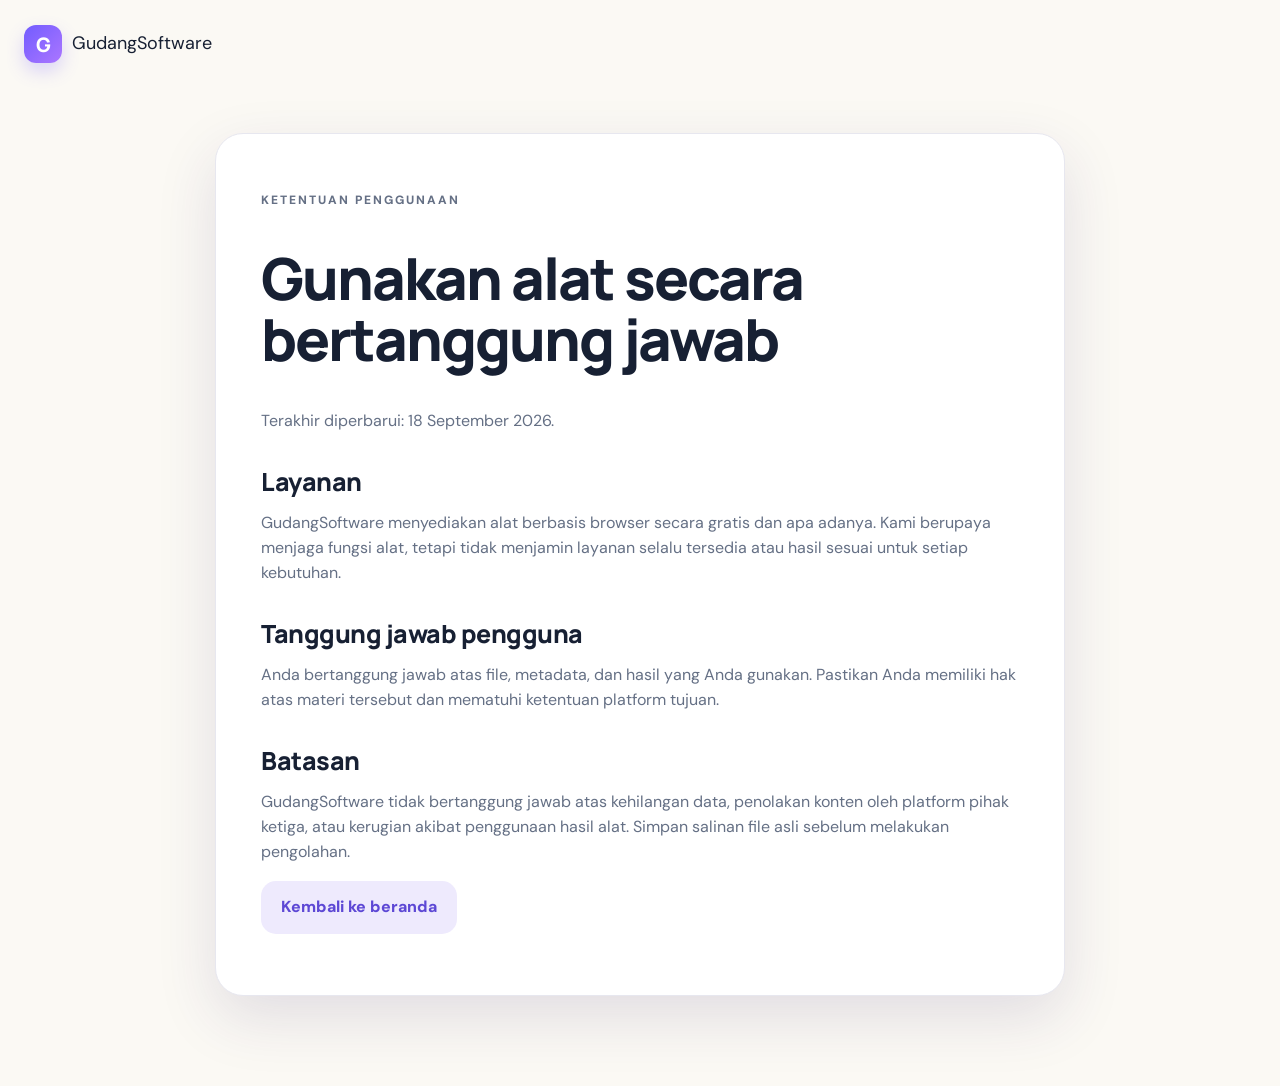
<file: ketentuan.html>
<!doctype html><html lang="id"><head><meta charset="utf-8"><meta name="viewport" content="width=device-width,initial-scale=1"><title>Ketentuan Penggunaan — GudangSoftware</title><meta name="description" content="Ketentuan penggunaan GudangSoftware."><link rel="stylesheet" href="assets/style.css"><link rel="icon" href="favicon.svg" type="image/svg+xml"></head><body><header class="site-header"><a class="brand" href="./"><span>G</span> GudangSoftware</a></header><main class="section"><p class="eyebrow">KETENTUAN PENGGUNAAN</p><h1>Gunakan alat secara bertanggung jawab</h1><p>Terakhir diperbarui: 18 September 2026.</p><h2>Layanan</h2><p>GudangSoftware menyediakan alat berbasis browser secara gratis dan apa adanya. Kami berupaya menjaga fungsi alat, tetapi tidak menjamin layanan selalu tersedia atau hasil sesuai untuk setiap kebutuhan.</p><h2>Tanggung jawab pengguna</h2><p>Anda bertanggung jawab atas file, metadata, dan hasil yang Anda gunakan. Pastikan Anda memiliki hak atas materi tersebut dan mematuhi ketentuan platform tujuan.</p><h2>Batasan</h2><p>GudangSoftware tidak bertanggung jawab atas kehilangan data, penolakan konten oleh platform pihak ketiga, atau kerugian akibat penggunaan hasil alat. Simpan salinan file asli sebelum melakukan pengolahan.</p><p><a class="button secondary" href="./">Kembali ke beranda</a></p></main></body></html>
</file>
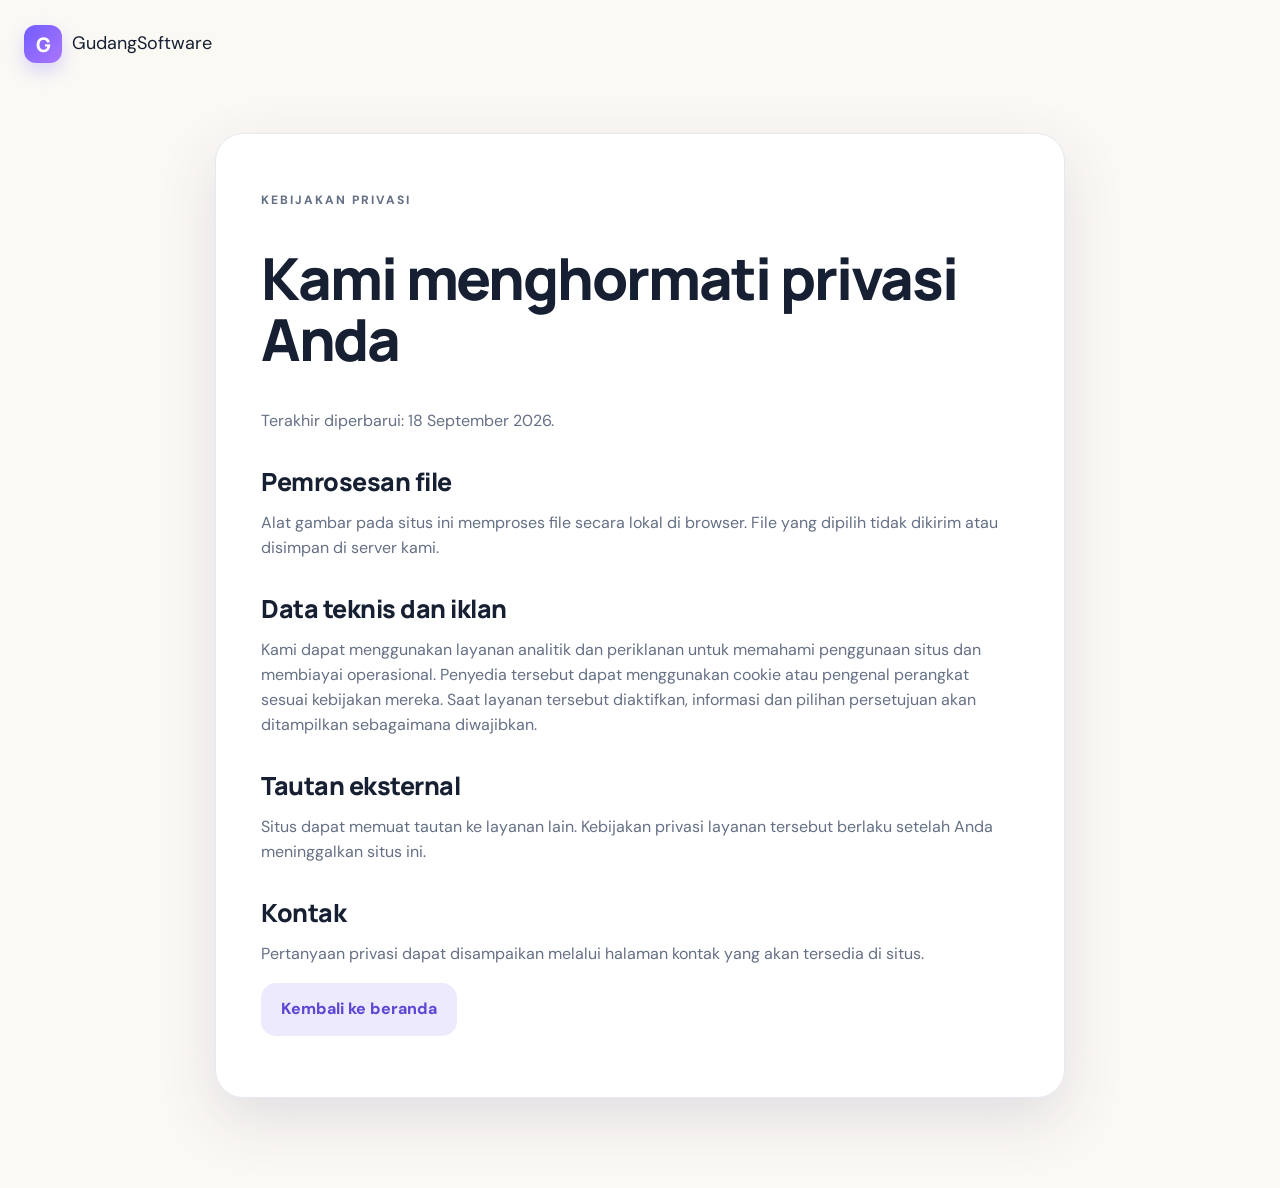
<file: privasi.html>
<!doctype html><html lang="id"><head><meta charset="utf-8"><meta name="viewport" content="width=device-width,initial-scale=1"><title>Kebijakan Privasi — GudangSoftware</title><meta name="description" content="Kebijakan privasi GudangSoftware."><link rel="stylesheet" href="assets/style.css"><link rel="icon" href="favicon.svg" type="image/svg+xml"></head><body><header class="site-header"><a class="brand" href="./"><span>G</span> GudangSoftware</a></header><main class="section"><p class="eyebrow">KEBIJAKAN PRIVASI</p><h1>Kami menghormati privasi Anda</h1><p>Terakhir diperbarui: 18 September 2026.</p><h2>Pemrosesan file</h2><p>Alat gambar pada situs ini memproses file secara lokal di browser. File yang dipilih tidak dikirim atau disimpan di server kami.</p><h2>Data teknis dan iklan</h2><p>Kami dapat menggunakan layanan analitik dan periklanan untuk memahami penggunaan situs dan membiayai operasional. Penyedia tersebut dapat menggunakan cookie atau pengenal perangkat sesuai kebijakan mereka. Saat layanan tersebut diaktifkan, informasi dan pilihan persetujuan akan ditampilkan sebagaimana diwajibkan.</p><h2>Tautan eksternal</h2><p>Situs dapat memuat tautan ke layanan lain. Kebijakan privasi layanan tersebut berlaku setelah Anda meninggalkan situs ini.</p><h2>Kontak</h2><p>Pertanyaan privasi dapat disampaikan melalui halaman kontak yang akan tersedia di situs.</p><p><a class="button secondary" href="./">Kembali ke beranda</a></p></main></body></html>
</file>
<file: assets/style.css>
@import url('https://fonts.googleapis.com/css2?family=DM+Sans:wght@400;500;600;700;800&family=Manrope:wght@700;800&display=swap');
:root{--ink:#172033;--muted:#657085;--purple:#725cff;--purple2:#9c7cff;--line:#e7e7ef;--cream:#fbf9f4;--white:#fff;--shadow:0 22px 60px rgba(54,42,105,.13)}*{box-sizing:border-box}html{scroll-behavior:smooth}body{margin:0;color:var(--ink);background:var(--cream);font:16px/1.55 'DM Sans',system-ui,sans-serif;overflow-x:hidden}button,input,select{font:inherit}button,a{color:inherit}a{text-decoration:none}.ambient{position:absolute;border-radius:50%;filter:blur(2px);pointer-events:none}.a1{width:500px;height:500px;background:#e9e1ff;right:-200px;top:-180px;opacity:.65}.a2{width:260px;height:260px;background:#ffe6bb;left:-140px;top:560px;opacity:.45}.site-header{position:relative;z-index:5;max-width:1200px;height:88px;margin:auto;padding:0 24px;display:flex;align-items:center;justify-content:space-between}.brand{display:flex;align-items:center;gap:11px;font-size:18px}.brand span{display:grid;place-items:center;width:38px;height:38px;border-radius:12px;color:#fff;background:linear-gradient(135deg,var(--purple),#ab76ff);font:800 20px Manrope;box-shadow:0 8px 18px #725cff3d}.site-header nav{display:flex;gap:32px;color:#596174;font-weight:600}.site-header nav a:hover{color:var(--purple)}.header-cta{background:#fff;border:1px solid var(--line);border-radius:99px;padding:11px 19px;font-weight:700;box-shadow:0 7px 20px #30284d0d}.hero{position:relative;max-width:1200px;min-height:600px;margin:auto;padding:74px 24px 96px;display:grid;grid-template-columns:1.04fr .96fr;align-items:center;gap:50px}.pill{display:inline-flex;align-items:center;gap:9px;background:#fff;border:1px solid #e8e4f3;border-radius:99px;padding:8px 14px;font-size:13px;font-weight:700;box-shadow:0 7px 25px #352b5c0a}.pill span{color:#47c985}.hero h1{font:800 clamp(50px,6vw,80px)/.98 Manrope;margin:23px 0;letter-spacing:-4px}.hero h1 em{font-style:normal;color:var(--purple)}.hero-copy>p{max-width:630px;color:var(--muted);font-size:19px}.hero-actions{display:flex;align-items:center;gap:22px;margin-top:32px}.hero-actions small{color:#778096}.button{border:0;border-radius:15px;padding:14px 20px;font-weight:800;cursor:pointer}.button.primary{background:linear-gradient(135deg,var(--purple),#8b68ff);color:#fff;box-shadow:0 13px 27px #725cff43}.button.primary:hover{transform:translateY(-2px)}.button.primary span{margin-left:22px}.hero-visual{height:430px;position:relative;display:grid;place-items:center}.visual-orb{width:270px;height:270px;border-radius:50%;background:linear-gradient(145deg,#8b73ff,#694df2);box-shadow:0 30px 80px #725cff55,inset 0 0 0 1px #ffffff35;display:flex;flex-direction:column;align-items:center;justify-content:center;color:#fff;transform:rotate(-4deg)}.visual-orb strong{font:800 88px/1 Manrope}.visual-orb span{font-weight:700}.float-card{position:absolute;border-radius:20px;box-shadow:var(--shadow);z-index:2}.card-purple{top:30px;right:10px;background:#20223a;color:#fff;padding:17px 21px;display:grid;grid-template-columns:auto 1fr;gap:2px 10px;transform:rotate(5deg)}.card-purple span{grid-row:1/3;font-size:28px}.card-purple small,.card-white small{color:#bfc0d2}.card-white{left:0;bottom:38px;background:#fff;padding:16px 18px;display:flex;align-items:center;gap:12px;transform:rotate(-4deg)}.card-white>span{font-size:29px}.card-white div{display:flex;flex-direction:column}.card-white i{margin-left:12px;background:#dff8e8;color:#2f9a5b;border-radius:50%;width:25px;height:25px;display:grid;place-items:center;font-style:normal}.spark{position:absolute;color:#ffb92d;font-size:30px}.s1{left:80px;top:45px}.s2{right:55px;bottom:35px;color:#8bdcc2}.tools-section{position:relative;background:#fff;border-radius:50px 50px 0 0;padding:88px max(24px,calc((100vw - 1152px)/2)) 100px}.section-heading{display:flex;align-items:end;justify-content:space-between;gap:40px;margin-bottom:36px}.kicker{font-size:12px;letter-spacing:2.2px;font-weight:800;color:var(--purple)}h2{font:800 clamp(34px,4vw,52px)/1.1 Manrope;letter-spacing:-2px;margin:8px 0}.section-heading p{max-width:420px;color:var(--muted)}.tool-grid{display:grid;grid-template-columns:repeat(6,1fr);gap:16px}.tool-card{position:relative;text-align:left;border:0;border-radius:24px;padding:25px;min-height:205px;cursor:pointer;transition:.2s;display:flex;flex-direction:column}.tool-card:nth-child(1),.tool-card:nth-child(2),.tool-card:nth-child(3){grid-column:span 2}.tool-card:nth-child(4),.tool-card:nth-child(5){grid-column:span 3;min-height:170px}.tool-card:hover{transform:translateY(-5px);box-shadow:var(--shadow)}.tool-card b{font:800 20px Manrope;margin:17px 0 5px}.tool-card small{color:#586173;max-width:190px}.tool-card i{position:absolute;right:22px;bottom:18px;font-style:normal;font-size:22px}.tool-icon{width:48px;height:48px;border-radius:15px;background:#ffffff9c;display:grid;place-items:center;font-size:23px}.peach{background:#ffe8df}.lilac{background:#e9e4ff}.mint{background:#dcf6ed}.yellow{background:#fff1c9}.blue{background:#dfefff}.workspace{position:relative;margin-top:30px;background:#f8f7fb;border:1px solid #ebe9f2;border-radius:28px;padding:38px;box-shadow:var(--shadow);scroll-margin-top:24px}.workspace-close{position:absolute;right:18px;top:14px;width:38px;height:38px;border:0;border-radius:50%;font-size:26px;background:#ebe9f3;cursor:pointer}.tool-panel{display:none}.tool-panel.active{display:block}.panel-title{display:flex;align-items:center;gap:14px;margin-bottom:25px}.panel-title>span{width:54px;height:54px;border-radius:17px;background:#ebe6ff;display:grid;place-items:center;font-size:26px}.panel-title h3{font:800 27px Manrope;margin:0}.panel-title p{margin:2px 0;color:var(--muted)}.dropzone{background:#fff;border:2px dashed #d8d4e6;border-radius:20px;padding:45px 20px;text-align:center}.dropzone p{color:var(--muted);font-size:13px}.choose-file{border:0;background:#eeeafd;color:#5d48d5;padding:13px 18px;border-radius:13px;font-weight:800;cursor:pointer}.image-editor{display:grid;grid-template-columns:1fr 1fr;gap:25px;margin-top:20px}.image-preview{width:100%;height:310px;object-fit:contain;background:#eceaf2;border-radius:18px}.form-stack{display:flex;flex-direction:column;gap:15px}.form-stack label{display:flex;flex-direction:column;gap:7px;font-weight:700}.form-stack input,.form-stack select{border:1px solid #ddd9e8;background:#fff;padding:12px;border-radius:11px;color:var(--ink)}.file-info{color:var(--muted);margin:0}.two-inputs{display:grid;grid-template-columns:1fr 1fr;gap:12px}.inline-check{flex-direction:row!important;align-items:center}.calculator{max-width:410px;margin:auto;background:#26253a;padding:20px;border-radius:25px}.calc-screen{background:#36344e;color:#fff;padding:16px;border-radius:16px;margin-bottom:12px}.calc-screen small{color:#bcb9d5}.calc-screen input{display:block;width:100%;border:0;background:transparent;color:#fff;text-align:right;font:800 37px Manrope}.calc-keys{display:grid;grid-template-columns:repeat(4,1fr);gap:9px}.calc-keys button{border:0;border-radius:13px;padding:15px;background:#38364d;color:#fff;font-weight:800;cursor:pointer}.calc-keys .op{background:#504b75}.calc-keys .equals{background:var(--purple)}.calc-keys .wide{grid-column:span 2}.caption-maker{display:grid;grid-template-columns:1fr 1fr;gap:28px}.caption-results{background:#fff;border-radius:18px;padding:18px;min-height:240px}.caption-item{border:1px solid var(--line);border-radius:13px;padding:14px;margin-bottom:10px}.caption-item p{margin:0 0 10px}.copy-caption{border:0;background:#eeeafd;color:#5d48d5;border-radius:9px;padding:7px 11px;font-weight:700;cursor:pointer}.empty-state{color:var(--muted);text-align:center;margin-top:90px}.how{max-width:1152px;margin:auto;padding:100px 24px;text-align:center}.steps{display:grid;grid-template-columns:repeat(3,1fr);gap:18px;margin-top:45px;text-align:left}.steps div{background:#fff;border:1px solid var(--line);border-radius:22px;padding:27px}.steps b{display:block;color:#c9c1fb;font:800 35px Manrope}.steps span{display:block;font:800 20px Manrope;margin:11px 0 4px}.steps p{color:var(--muted);margin:0}.privacy-banner{max-width:1152px;margin:0 auto 90px;background:#20223a;color:#fff;border-radius:32px;padding:50px;display:grid;grid-template-columns:auto 1fr;gap:28px;align-items:center}.privacy-banner>div:first-child{font-size:45px}.privacy-banner p{color:#c9c9d4;max-width:700px}.privacy-banner .kicker{color:#b7f484}footer{max-width:1152px;margin:auto;padding:30px 24px 45px;border-top:1px solid var(--line);display:flex;justify-content:space-between;align-items:center;color:var(--muted)}footer>div{display:flex;gap:20px}.hidden{display:none!important}.toast{position:fixed;z-index:20;left:50%;bottom:25px;transform:translate(-50%,20px);opacity:0;background:#242238;color:#fff;padding:12px 18px;border-radius:12px;transition:.25s;pointer-events:none;box-shadow:var(--shadow)}.toast.show{opacity:1;transform:translate(-50%,0)}
.section{max-width:850px;margin:45px auto 90px;padding:45px;background:#fff;border:1px solid var(--line);border-radius:28px;box-shadow:var(--shadow)}.section>h1{font:800 clamp(36px,5vw,58px)/1.05 Manrope;letter-spacing:-2px}.section>h2{font-size:25px;letter-spacing:-.5px;margin-top:34px}.section>p{color:var(--muted)}.eyebrow{font-size:12px;letter-spacing:2px;font-weight:800;color:var(--purple)}.button.secondary{display:inline-block;background:#eeeafd;color:#5d48d5}
@media(max-width:760px), (hover:none) and (pointer:coarse){.site-header{height:75px}.site-header nav,.header-cta{display:none}.hero{display:block;padding:58px 22px 70px;min-height:auto}.hero h1{font-size:49px;letter-spacing:-3px}.hero-copy>p{font-size:17px}.hero-actions{align-items:flex-start;flex-direction:column}.hero-visual{height:350px;margin-top:45px}.visual-orb{width:220px;height:220px}.visual-orb strong{font-size:70px}.card-white{left:0;bottom:22px;max-width:270px}.card-purple{right:0;top:10px}.tools-section{border-radius:32px 32px 0 0;padding:65px 18px}.section-heading{display:block}.tool-grid{grid-template-columns:1fr 1fr}.tool-card,.tool-card:nth-child(n){grid-column:span 1;min-height:178px;padding:18px}.tool-card:last-child{grid-column:1/-1;min-height:150px}.tool-card b{font-size:17px}.workspace{padding:27px 16px 20px}.panel-title{padding-right:35px}.panel-title h3{font-size:22px}.image-editor,.caption-maker{grid-template-columns:1fr}.image-preview{height:230px}.two-inputs{grid-template-columns:1fr 1fr}.steps{grid-template-columns:1fr}.privacy-banner{margin:0 18px 60px;padding:32px 24px;grid-template-columns:1fr}.privacy-banner>div:first-child{font-size:35px}footer{flex-direction:column;gap:18px;text-align:center}.section{margin:25px 16px 60px;padding:27px 20px}}
@media(max-width:390px){.hero h1{font-size:43px}.tool-grid{grid-template-columns:1fr}.tool-card:last-child{grid-column:auto}.two-inputs{grid-template-columns:1fr}}
.brand{flex:0 0 auto;gap:10px}.brand img{display:block;width:56px!important;height:56px!important;max-width:56px;object-fit:contain;border-radius:14px}.brand .brand-name{display:inline;font:800 20px/1 Manrope;letter-spacing:-.6px;color:#172033;white-space:nowrap}.brand .brand-name span{display:inline;color:#725cff}footer .brand img{width:60px!important;height:60px!important;max-width:60px}
@media(max-width:760px), (hover:none) and (pointer:coarse){.brand{gap:8px}.brand img{width:52px!important;height:52px!important;max-width:52px}.brand .brand-name{font-size:18px}footer .brand img{width:58px!important;height:58px!important;max-width:58px}}

/* Portal tools layout */
.portal-hero{min-height:540px;padding-top:52px;padding-bottom:72px}.portal-hero .hero-copy{position:relative;z-index:2}.portal-hero h1{font-size:clamp(48px,5.5vw,72px)}
.tool-search{margin-top:30px;width:min(650px,100%);height:64px;background:#fff;border:2px solid transparent;border-radius:16px;display:flex;align-items:center;gap:13px;padding:0 16px;box-shadow:0 18px 45px rgba(50,41,92,.13);transition:.2s}.tool-search:focus-within{border-color:var(--purple);box-shadow:0 20px 55px rgba(114,92,255,.2)}.tool-search>span{font-size:31px;line-height:1;color:#7a718e;transform:rotate(-15deg)}.tool-search input{flex:1;min-width:0;border:0;outline:0;background:transparent;font-size:16px;color:var(--ink)}.tool-search kbd{border:1px solid #ddd9e8;background:#f6f4fa;border-radius:7px;padding:4px 8px;color:#898198;font-size:11px}.search-suggestions{display:flex;flex-wrap:wrap;gap:8px;align-items:center;margin-top:15px;font-size:13px;color:var(--muted)}.search-suggestions button{border:0;background:#ece8fb;color:#5d48d5;border-radius:99px;padding:6px 11px;cursor:pointer}.category-bar{position:sticky;top:10px;z-index:4;display:flex;gap:10px;overflow:auto;padding:10px;margin:-55px 0 58px;background:rgba(255,255,255,.92);border:1px solid var(--line);border-radius:18px;box-shadow:0 12px 35px rgba(48,40,77,.1);backdrop-filter:blur(12px);scrollbar-width:none}.category-bar::-webkit-scrollbar{display:none}.category{flex:0 0 auto;border:0;background:transparent;color:#626b7c;border-radius:11px;padding:11px 16px;font-weight:700;cursor:pointer}.category:hover,.category.active{background:#eeeafd;color:#5d48d5}.rank{position:absolute;right:18px;top:18px;background:#fff;border-radius:99px;padding:4px 9px;font-size:10px;font-weight:800;color:#6c5adb}.tool-card.filtered-out{display:none}.no-results{text-align:center;padding:45px;color:var(--muted);background:#f7f6fa;border-radius:20px}.tools-section{padding-top:78px}.tool-card{border:1px solid rgba(30,30,50,.04)}
@media(max-width:760px), (hover:none) and (pointer:coarse){.portal-hero{padding-top:38px}.portal-hero .hero-visual{display:none}.portal-hero h1{font-size:44px}.tool-search{height:58px}.tool-search kbd{display:none}.category-bar{margin:-38px 0 42px}.tools-section{padding-top:58px}.search-suggestions span{width:100%}.rank{right:12px;top:12px}}
.tool-card:nth-child(n+6){grid-column:span 2;min-height:190px}.quick-tool{max-width:760px}.quick-form{display:grid;gap:14px}.quick-form textarea,.quick-form input,.quick-form select{width:100%;border:1px solid #ddd9e8;background:#fff;padding:13px;border-radius:11px;color:var(--ink)}.quick-form textarea{min-height:150px;resize:vertical}.quick-actions{display:flex;flex-wrap:wrap;gap:10px}.quick-actions button{border:0;background:#eeeafd;color:#5d48d5;border-radius:11px;padding:11px 15px;font-weight:800;cursor:pointer}.quick-actions button.primary-action{background:var(--purple);color:#fff}.quick-output{white-space:pre-wrap;overflow-wrap:anywhere;background:#fff;border:1px solid var(--line);border-radius:14px;padding:18px;min-height:62px;font-weight:600}.quick-stats{display:grid;grid-template-columns:repeat(4,1fr);gap:10px}.quick-stats div{background:#fff;border:1px solid var(--line);padding:14px;border-radius:13px;text-align:center}.quick-stats b{display:block;font-size:22px;color:var(--purple)}
@media(max-width:760px), (hover:none) and (pointer:coarse){.tool-card:nth-child(n+6){grid-column:span 1;min-height:175px}.quick-stats{grid-template-columns:1fr 1fr}}

/* Keep phone and in-app browser layouts pinned to the viewport. */
html,body{width:100%;max-width:100%;overflow-x:hidden;overscroll-behavior-x:none}main,.site-header,.hero,.tools-section,.how,footer{width:100%;max-width:100%}.hero>*,.tool-grid>*,.section-heading>*,.caption-maker>*,.image-editor>*{min-width:0}.tools-section{overflow-x:clip}.category-bar{width:100%;max-width:100%}
@media(max-width:760px), (hover:none) and (pointer:coarse){.site-header{padding-left:18px;padding-right:18px}.hero,.portal-hero{margin:0;width:100%;padding-left:20px;padding-right:20px}.tools-section{margin:0;width:100%;padding-left:16px;padding-right:16px}.tool-grid{width:100%;max-width:100%}.how{padding-left:18px;padding-right:18px}footer{padding-left:18px;padding-right:18px}}
.file-converter{display:grid;gap:18px}.selected-files{display:grid;gap:8px}.selected-files div{display:flex;justify-content:space-between;gap:12px;background:#fff;border:1px solid var(--line);border-radius:12px;padding:12px 14px;overflow:hidden}.selected-files span{overflow:hidden;text-overflow:ellipsis;white-space:nowrap}.selected-files b{flex:0 0 auto;color:var(--muted);font-size:13px}.file-converter>.button{justify-self:start}.file-converter>.button:disabled{opacity:.65;cursor:wait}.conversion-note{margin:0;color:var(--muted);font-size:13px}.page-range{display:grid;gap:7px;font-weight:700}.page-range input{border:1px solid #ddd9e8;background:#fff;padding:12px;border-radius:11px}.pdf-render-source{position:fixed;left:-10000px;top:0;width:760px;padding:40px;background:#fff;color:#111;font:14px/1.55 Arial,sans-serif}.pdf-render-source img{max-width:100%}.pdf-render-source table{border-collapse:collapse;width:100%}.pdf-render-source td,.pdf-render-source th{border:1px solid #aaa;padding:5px}
</file>
